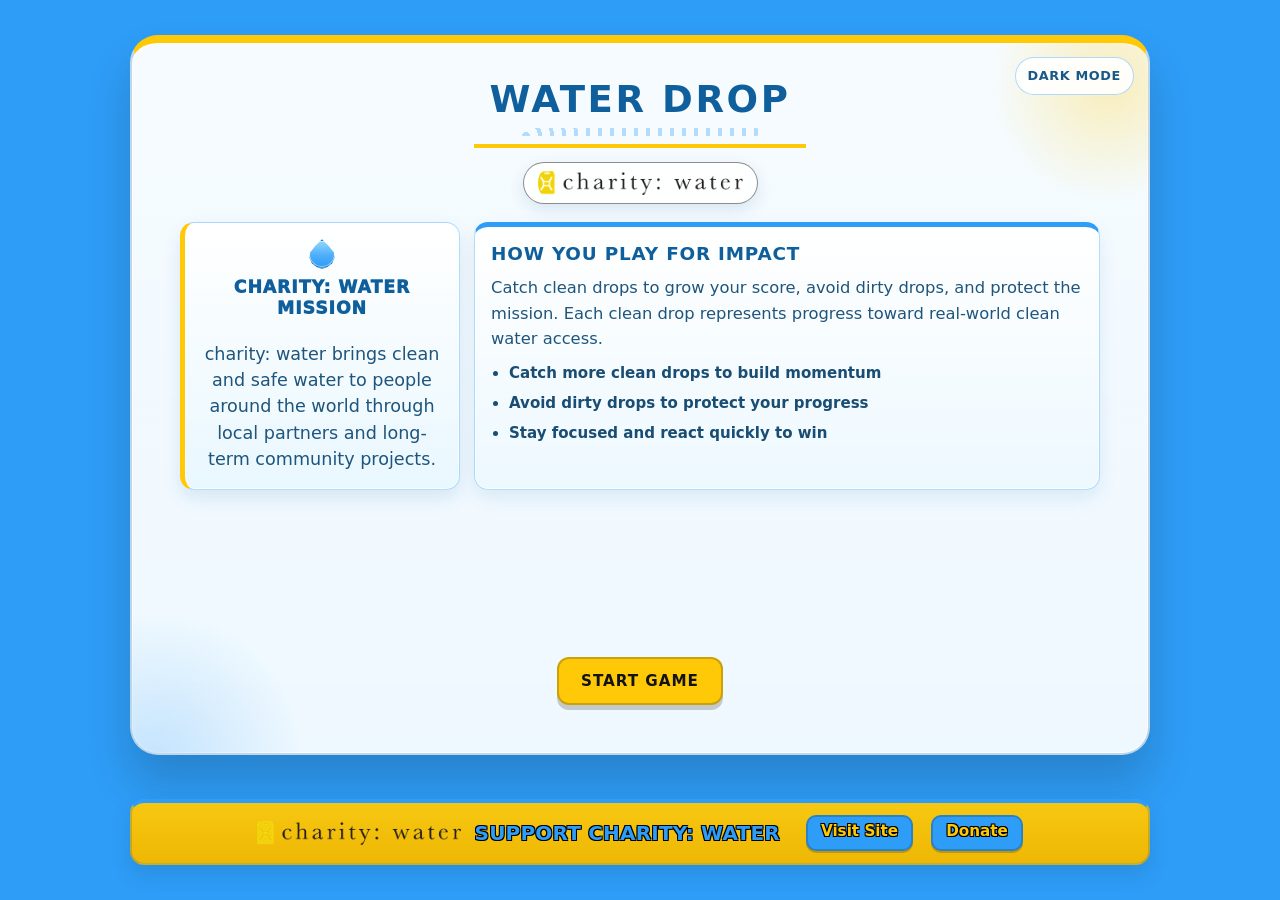
<file: index.html>
<!DOCTYPE html>
<html lang="en">

<head>
  <meta charset="UTF-8">
  <meta name="viewport" content="width=device-width, initial-scale=1.0">
  <title>Water Drop Game</title>
  <link rel="stylesheet" href="https://cdn.jsdelivr.net/npm/bootstrap@5.3.3/dist/css/bootstrap.min.css">
  <link rel="stylesheet" href="styles.css">
  <!-- Preload images for faster loading -->
  <link rel="preload" as="image" href="img/img-1.jpg">
  <link rel="preload" as="image" href="img/cw_logo-horizontal.png">
  <link rel="preload" as="image" href="img/water-can-transparent.png">
</head>

<body>
  <section id="intro-screen" class="intro-screen" aria-labelledby="intro-heading" aria-hidden="false">
    
    <div class="intro-screen__backdrop" aria-hidden="true"></div>

    <div class="intro-screen__panel">
      <button id="theme-toggle-btn" type="button" class="intro-screen__theme-toggle" aria-pressed="false">Dark Mode</button>

      <h1 id="intro-heading" class="intro-screen__title">WATER DROP</h1>
      <img src="img/cw_logo-horizontal.png" alt="charity: water logo" class="intro-screen__logo" />

      <div class="intro-screen__info-grid">
        <section class="intro-screen__mission" aria-label="charity: water mission">
          <h2 class="intro-screen__mission-title">charity: water mission</h2>
          <p class="intro-screen__mission-text">
            charity: water brings clean and safe water to people around the world through local partners and long-term community projects.
          </p>
        </section>

        <section class="intro-screen__gameplay" aria-label="game overview">
          <h2 class="intro-screen__gameplay-title">How You Play for Impact</h2>
          <p class="intro-screen__gameplay-text">
            Catch clean drops to grow your score, avoid dirty drops, and protect the mission. Each clean drop represents progress toward real-world clean water access.
          </p>
          <ul class="intro-screen__gameplay-list" aria-label="game tips">
            <li>Catch more clean drops to build momentum</li>
            <li>Avoid dirty drops to protect your progress</li>
            <li>Stay focused and react quickly to win</li>
          </ul>
        </section>

        <section class="intro-screen__difficulty" aria-label="choose game difficulty" hidden>
          <h2 class="intro-screen__difficulty-title">Choose Difficulty</h2>
          <div class="intro-screen__difficulty-list" role="group" aria-label="difficulty options">
            <button type="button" class="intro-screen__difficulty-btn btn btn-success" data-difficulty="easy">Easy</button>
            <button type="button" class="intro-screen__difficulty-btn btn btn-warning" data-difficulty="medium">Medium</button>
            <button type="button" class="intro-screen__difficulty-btn btn btn-danger" data-difficulty="hard">Hard</button>
          </div>
        </section>

        <section class="intro-screen__terrain" aria-label="choose game terrain" hidden>
          <h2 class="intro-screen__difficulty-title">Choose Terrain</h2>
          <div class="intro-screen__terrain-list" role="group" aria-label="terrain options">
            <button type="button" class="intro-screen__terrain-btn btn btn-warning" data-terrain="desert">Desert</button>
            <button type="button" class="intro-screen__terrain-btn btn btn-secondary" data-terrain="mountains">Mountains</button>
            <button type="button" class="intro-screen__terrain-btn btn btn-success" data-terrain="rainforest">Rainforest</button>
            <button type="button" class="intro-screen__terrain-btn btn btn-info" data-terrain="arctic">Arctic</button>
          </div>
        </section>
        
      </div>

      <div class="intro-screen__actions">
        <button id="start-game-btn" type="button" class="intro-screen__start-btn">Start Game</button>
      </div>

    </div>

    <section class="cw-link-section cw-link-section--intro" aria-label="charity: water links">
      <div class="cw-link-brand">
        <img class="cw-footer-icon" src="img/cw_logo-horizontal.png" alt="charity: water logo">
        <span class="cw-link-label">Support charity: water</span>
      </div>
      <div class="cw-link-actions">
        <a class="cw-link-btn" href="https://www.charitywater.org/" target="_blank" rel="noopener noreferrer">Visit Site</a>
        <a class="cw-link-btn" href="https://www.charitywater.org/donate" target="_blank" rel="noopener noreferrer">Donate</a>
      </div>
    </section>

  </section>

  <script>
    const introPanel = document.querySelector(".intro-screen__panel");
    const startGameButton = document.getElementById("start-game-btn");
    const themeToggleButton = document.getElementById("theme-toggle-btn");
    const infoGrid = document.querySelector(".intro-screen__info-grid");
    const missionSection = document.querySelector(".intro-screen__mission");
    const gameplaySection = document.querySelector(".intro-screen__gameplay");
    const difficultySection = document.querySelector(".intro-screen__difficulty");
    const terrainSection = document.querySelector(".intro-screen__terrain");
    const difficultyButtons = document.querySelectorAll(".intro-screen__difficulty-btn");
    const terrainButtons = document.querySelectorAll(".intro-screen__terrain-btn");
    let selectedDifficulty = "medium";

    // Audio helper function for click sounds on intro page
    function playClickSound() {
      try {
        const audioContext = new (window.AudioContext || window.webkitAudioContext)();
        const now = audioContext.currentTime;
        const osc = audioContext.createOscillator();
        const gain = audioContext.createGain();
        
        osc.type = 'sine';
        osc.frequency.setValueAtTime(600, now);
        gain.gain.setValueAtTime(0.15, now);
        gain.gain.exponentialRampToValueAtTime(0.01, now + 0.08);
        
        osc.connect(gain);
        gain.connect(audioContext.destination);
        
        osc.start(now);
        osc.stop(now + 0.08);
      } catch (e) {
        console.log('Audio playback error:', e);
      }
    }

    function applyTheme(isDarkMode) {
      if (!introPanel || !themeToggleButton) return;

      introPanel.classList.toggle("is-dark", isDarkMode);
      themeToggleButton.textContent = isDarkMode ? "Light Mode" : "Dark Mode";
      themeToggleButton.setAttribute("aria-pressed", String(isDarkMode));
      localStorage.setItem("introTheme", isDarkMode ? "dark" : "light");
    }

    const savedTheme = localStorage.getItem("introTheme");
    applyTheme(savedTheme === "dark");

    if (themeToggleButton) {
      themeToggleButton.addEventListener("click", () => {
        playClickSound();
        const isDarkMode = !introPanel?.classList.contains("is-dark");
        applyTheme(Boolean(isDarkMode));
      });
    }

    if (startGameButton) {
      startGameButton.addEventListener("click", () => {
        playClickSound();
        if (!infoGrid || !missionSection || !gameplaySection || !difficultySection || !terrainSection) {
          window.location.href = "game.html?autostart=1";
          return;
        }

        infoGrid.classList.add("is-choosing-difficulty");
        missionSection.hidden = true;
        gameplaySection.hidden = true;
        difficultySection.hidden = false;
        terrainSection.hidden = true;
        startGameButton.hidden = true;
      });
    }

    difficultyButtons.forEach((button) => {
      button.addEventListener("click", () => {
        playClickSound();
        selectedDifficulty = button.dataset.difficulty || "medium";
        if (difficultySection) {
          difficultySection.hidden = true;
        }
        if (terrainSection) {
          terrainSection.hidden = false;
        }
      });
    });

    terrainButtons.forEach((button) => {
      button.addEventListener("click", () => {
        playClickSound();
        const terrain = button.dataset.terrain || "desert";
        window.location.href = `game.html?autostart=1&difficulty=${encodeURIComponent(selectedDifficulty)}&terrain=${encodeURIComponent(terrain)}`;
      });
    });
  </script>


</body>

</html>
</file>
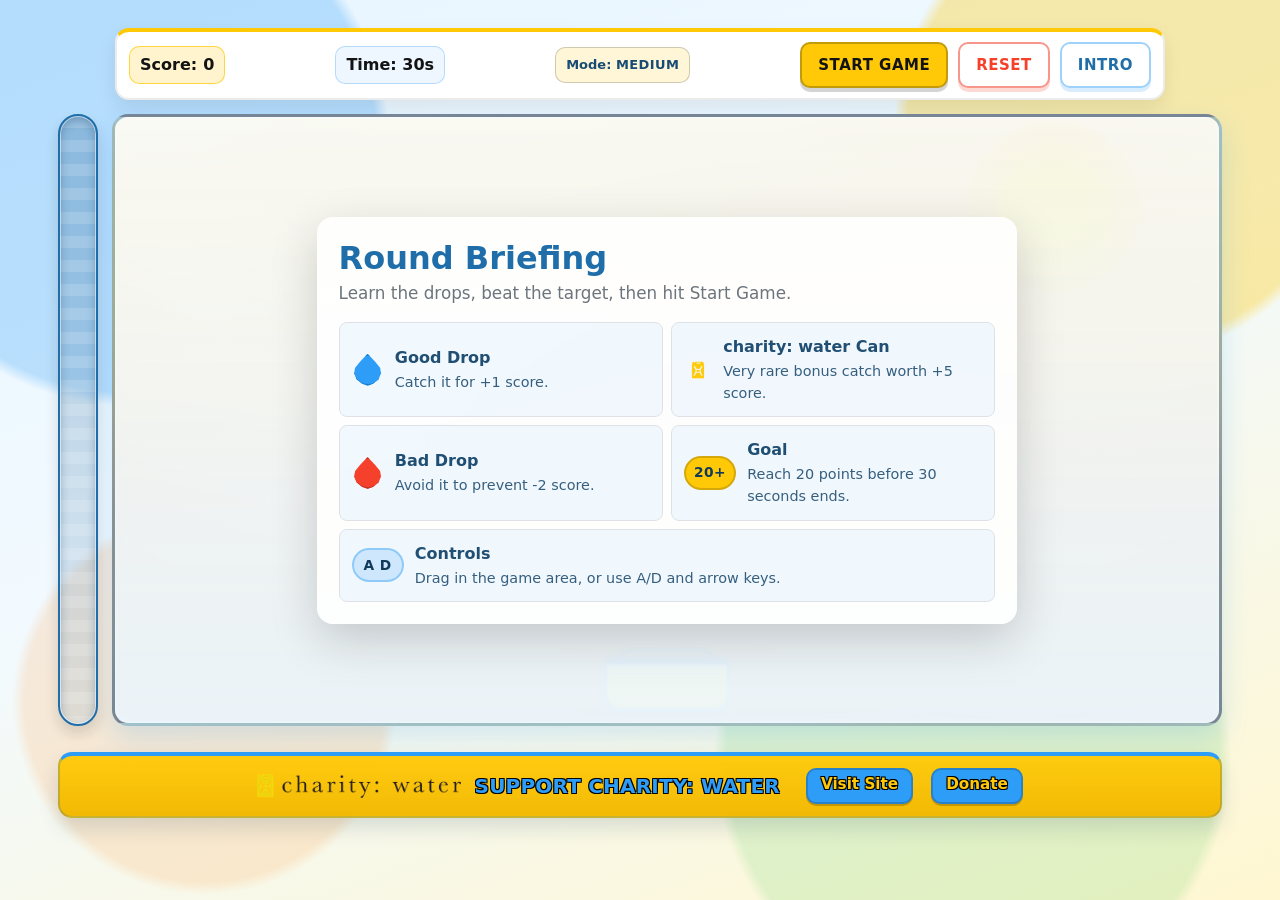
<file: game.html>
<!DOCTYPE html>
<html lang="en">

<head>
  <meta charset="UTF-8">
  <meta name="viewport" content="width=device-width, initial-scale=1.0">
  <title>Water Drop Game</title>
  <link rel="stylesheet" href="https://cdn.jsdelivr.net/npm/bootstrap@5.3.3/dist/css/bootstrap.min.css">
  <link rel="stylesheet" href="styles.css">
  <!-- Preload images for faster loading -->
  <link rel="preload" as="image" href="img/img-1.jpg">
  <link rel="preload" as="image" href="img/cw_logo-horizontal.png">
  <link rel="preload" as="image" href="img/water-can-transparent.png">
</head>

<body>
  <div class="game-wrapper">

    <!-- <p class="game-tagline">Catch the good drops, avoid the bad ones!</p> -->

    <!-- <p class="brand-note">100% of public donations fund clean water projects.</p> -->

    <div class="score-panel">
      <div class="score">Score: <span id="score">0</span></div>
      <div class="timer">Time: <span id="time">30</span>s</div>
      <div class="difficulty-indicator">Mode: <span id="difficulty-label">Medium</span></div>
      <div class="action-buttons">
        <button id="start-btn">Start Game</button>
        <button id="reset-btn">Reset</button>
        <a href="index.html" class="menu-link-btn">Intro</a>
      </div>
    </div>

    <div class="game-area">

      <div class="score-progress" aria-hidden="true">
        <div id="score-progress-fill"></div>
      </div>

      <div id="game-container">

        <div id="start-overlay" class="start-overlay" aria-hidden="false">
          <div class="card border-0 shadow-lg intro-card">
            <div class="card-body p-3 p-md-4">

              <h2 class="h3 fw-bold mb-1 intro-title">Round Briefing</h2>

              <p class="text-secondary mb-3">Learn the drops, beat the target, then hit Start Game.</p>

              <div class="row g-2">

                <div class="col-12 col-md-6">
                  <div class="d-flex align-items-center gap-2 rounded-3 border p-2 intro-legend-item">
                    <span class="legend-drop legend-drop-good" aria-hidden="true"></span>
                    <div class="d-grid intro-copy">
                      <strong>Good Drop</strong>
                      <span>Catch it for +1 score.</span>
                    </div>
                  </div>
                </div>

                <div class="col-12 col-md-6">
                  <div class="d-flex align-items-center gap-2 rounded-3 border p-2 intro-legend-item">
                    <span class="legend-can" aria-hidden="true"></span>
                    <div class="d-grid intro-copy">
                      <strong>charity: water Can</strong>
                      <span id="bonus-can-rule-text">Very rare bonus catch worth +5 score.</span>
                    </div>
                  </div>
                </div>

                <div class="col-12 col-md-6">
                  <div class="d-flex align-items-center gap-2 rounded-3 border p-2 intro-legend-item">
                    <span class="legend-drop legend-drop-bad" aria-hidden="true"></span>
                    <div class="d-grid intro-copy">
                      <strong>Bad Drop</strong>
                      <span id="dirty-drop-rule-text">Avoid it to prevent -1 score.</span>
                    </div>
                  </div>
                </div>

                <div class="col-12 col-md-6">
                  <div class="d-flex align-items-center gap-2 rounded-3 border p-2 intro-legend-item">
                    <span id="round-goal-badge" class="badge rounded-pill intro-badge-goal" aria-hidden="true">20+</span>
                    <div class="d-grid intro-copy">
                      <strong>Goal</strong>
                      <span id="round-goal-text">Reach 20 points before 30 seconds ends.</span>
                    </div>
                  </div>
                </div>

                <div class="col-12 col-md-6">
                  <div class="d-flex align-items-center gap-2 rounded-3 border p-2 intro-legend-item">
                    <span class="badge rounded-pill intro-badge-controls" aria-hidden="true">A D</span>
                    <div class="d-grid intro-copy">
                      <strong>Controls</strong>
                      <span>Drag in the game area, or use A/D and arrow keys.</span>
                    </div>
                  </div>
                </div>

              </div>
            </div>
          </div>
        </div>

        <div id="dirty-drop-notice" class="alert alert-danger alert-dismissible fade dirty-drop-notice d-none" role="alert" aria-live="polite">
          <strong>Bad drop caught.</strong> Hazards like dirty water, plastic trash, oil cans, and bones reduce your score.
          <button id="dirty-drop-notice-close" type="button" class="btn-close" aria-label="Close warning"></button>
        </div>

        <div id="milestone-message" class="game-message milestone-message" role="status" aria-live="polite" aria-hidden="true"></div>

        <div id="bucket" aria-hidden="true"></div>
        
      </div>
    </div>

    <!-- <p class="control-hint">Move bucket: drag/touch in the game area, or use A/D and arrow keys.</p> -->

    <div id="end-game-modal" class="end-game-modal hidden" aria-hidden="true">
      <div class="end-game-modal-overlay"></div>
      <div class="end-game-modal-content">
        <div class="end-game-modal-header">
          <h2 id="end-game-title" class="end-game-modal-title">Game Over</h2>
        </div>
        <div class="end-game-modal-body">
          <p id="end-game-message" class="end-game-message">Game completed</p>
          <p id="final-score-display" class="final-score-display">Final Score: 0</p>
          <div id="end-terrain-acknowledgement" class="intro-terrain-note d-none" aria-live="polite">
            <strong id="end-terrain-ack-title">Desert Water Reality</strong>
            <span id="end-terrain-ack-text"></span>
          </div>
        </div>
        <div class="end-game-modal-footer">
          <button id="play-again-btn" class="end-game-btn btn-primary">Play Again</button>
          <a href="index.html" id="return-home-btn" class="end-game-btn btn-secondary">Return to Home</a>
        </div>
      </div>
    </div>

    <footer class="cw-link-section cw-link-section--gameplay" aria-label="charity: water links">
      <div class="cw-link-brand">
        <img class="cw-footer-icon" src="img/cw_logo-horizontal.png" alt="charity: water logo">
        <span class="cw-link-label">Support charity: water</span>
      </div>
      <div class="cw-link-actions">
        <a class="cw-link-btn" href="https://www.charitywater.org/" target="_blank" rel="noopener noreferrer">Visit Site</a>
        <a class="cw-link-btn" href="https://www.charitywater.org/donate" target="_blank" rel="noopener noreferrer">Donate</a>
      </div>
    </footer>

  </div>

  <script src="script.js"></script>
</body>

</html>
</file>
<file: styles.css>
/* Charity: water Brand Colors & Fonts

Primary Colors:
- Yellow:     #FFC907
- Blue:       #2E9DF7

Secondary Colors:
- Light Blue: #8BD1CB
- Green:      #4FCB53
- Orange:     #FF902A
- Red:        #F5402C
- Dark Green: #159A48
- Pink:       #F16061

Fonts:
- Proxima Nova
- Avenir

*/

* {
  margin: 0;
  padding: 0;
  box-sizing: border-box;
  font-family: inherit;
}

html {
  font-family: "Proxima Nova", Avenir, "Avenir Next", "Segoe UI", sans-serif;
}

:root {
  --cw-yellow: #FFC907;
  --cw-blue: #2E9DF7;
  --cw-light-blue: #8BD1CB;
  --cw-green: #4FCB53;
  --cw-orange: #FF902A;
  --cw-red: #F5402C;
  --cw-ink: #131313;
  --cw-paper: #ffffff;
  --cw-mist: #f2f8fd;
  --game-max-width: 100%;
}

body {
  display: flex;
  justify-content: center;
  align-items: flex-start;
  min-height: 100vh;
  padding: 10px;
  background:
    radial-gradient(circle at 10% 16%, rgba(46, 157, 247, 0.28) 0 18%, transparent 19%),
    radial-gradient(circle at 88% 14%, rgba(255, 201, 7, 0.34) 0 16%, transparent 17%),
    radial-gradient(circle at 76% 84%, rgba(79, 203, 83, 0.16) 0 20%, transparent 21%),
    radial-gradient(circle at 16% 78%, rgba(255, 144, 42, 0.16) 0 14%, transparent 15%),
    linear-gradient(160deg, #e7f5ff 0%, #f2faff 46%, #fff7d1 100%);
  color: var(--cw-ink);
}

.intro-screen {
  position: fixed;
  inset: 0;
  z-index: 40;
  display: grid;
  place-items: center;
  padding: 20px;
  transition: opacity 0.28s ease, visibility 0.28s ease;
}

.intro-screen.hidden {
  opacity: 0;
  visibility: hidden;
  pointer-events: none;
}

.intro-screen__backdrop {
  position: absolute;
  inset: 0;
  overflow: hidden;
  background: #2e9df7;
}

.intro-screen__backdrop::before,
.intro-screen__backdrop::after {
  content: none;
}

.intro-screen__backdrop::before {
  content: none;
}

.intro-screen__backdrop::after {
  content: none;
}

.intro-screen__panel {
  position: relative;
  width: min(1020px, 100%);
  min-height: clamp(590px, 80vh, 730px);
  border-radius: 28px;
  border: 2px solid rgba(26, 103, 161, 0.24);
  border-top: 8px solid var(--cw-yellow);
  background:
    linear-gradient(180deg, rgba(255, 255, 255, 0.96) 0%, rgba(242, 250, 255, 0.98) 100%);
  box-shadow:
    0 28px 44px rgba(19, 19, 19, 0.18),
    inset 0 0 0 1px rgba(255, 255, 255, 0.82);
  padding: clamp(28px, 4vw, 48px);
  display: flex;
  flex-direction: column;
  overflow: hidden;
}

.intro-screen__theme-toggle {
  position: absolute;
  top: 14px;
  right: 14px;
  z-index: 2;
  min-height: 38px;
  padding: 7px 12px;
  border-radius: 999px;
  border: 1px solid rgba(46, 157, 247, 0.38);
  background: rgba(255, 255, 255, 0.9);
  color: #185987;
  font-size: 0.8rem;
  font-weight: 800;
  letter-spacing: 0.04rem;
  text-transform: uppercase;
  cursor: pointer;
  transition:
    transform 0.22s cubic-bezier(0.22, 1, 0.36, 1),
    background-color 0.2s ease,
    border-color 0.2s ease,
    color 0.2s ease,
    box-shadow 0.22s cubic-bezier(0.22, 1, 0.36, 1);
}

.intro-screen__theme-toggle:hover {
  transform: translateY(-2px);
  background: rgba(46, 157, 247, 0.14);
  border-color: rgba(46, 157, 247, 0.55);
  box-shadow: 0 4px 10px rgba(19, 19, 19, 0.12);
}

.intro-screen__theme-toggle:focus-visible {
  outline: 3px solid rgba(46, 157, 247, 0.4);
  outline-offset: 2px;
}

.intro-screen__panel::before,
.intro-screen__panel::after {
  content: "";
  position: absolute;
  pointer-events: none;
  border-radius: 50%;
}

.intro-screen__panel::before {
  width: 240px;
  height: 240px;
  right: -80px;
  top: -80px;
  background: radial-gradient(circle, rgba(255, 201, 7, 0.28) 0%, rgba(255, 201, 7, 0) 70%);
}

.intro-screen__panel::after {
  width: 290px;
  height: 290px;
  left: -120px;
  bottom: -150px;
  background: radial-gradient(circle, rgba(46, 157, 247, 0.22) 0%, rgba(46, 157, 247, 0) 72%);
}

.intro-screen__title {
  position: relative;
  z-index: 1;
  margin: -12px auto 0;
  padding: 2px 16px 8px;
  text-align: center;
  font-size: clamp(1.5rem, 2.9vw, 3.6rem);
  line-height: 1.05;
  font-weight: 900;
  letter-spacing: 0.16rem;
  text-transform: uppercase;
  color: #0f5f9d;
  border-bottom: 4px solid var(--cw-yellow);
  text-shadow: 0 1px 0 rgba(255, 255, 255, 0.55);
}

.intro-screen__title::after {
  content: "";
  display: block;
  width: clamp(120px, 26vw, 240px);
  height: 8px;
  margin: 8px auto 0;
  border-radius: 999px;
  background:
    repeating-radial-gradient(circle at 6px 8px, rgba(46, 157, 247, 0.55) 0 4px, rgba(46, 157, 247, 0) 4px 12px);
  opacity: 0.6;
}

.intro-screen__logo {
  position: relative;
  z-index: 1;
  display: block;
  width: clamp(165px, 22vw, 235px);
  height: auto;
  margin: 14px auto 0;
  padding: 8px 14px;
  border-radius: 999px;
  background: rgba(255, 255, 255, 0.84);
  border: 1px solid rgba(0, 0, 0, 0.45);
  box-shadow:
    inset 0 0 0 1px rgba(255, 255, 255, 0.55),
    0 6px 16px rgba(17, 84, 134, 0.12);
  transition: border-color 0.3s ease, box-shadow 0.3s ease;
}

.intro-screen__logo:hover {
  border-color: rgba(0, 0, 0, 0.8);
  box-shadow:
    inset 0 0 0 1px rgba(255, 255, 255, 0.62),
    0 8px 18px rgba(0, 0, 0, 0.2);
}

.intro-screen__info-grid {
  width: 100%;
  margin-top: 18px;
  display: grid;
  grid-template-columns: minmax(250px, 280px) minmax(0, 1fr);
  gap: 14px;
  align-items: stretch;
  position: relative;
  z-index: 1;
}

.intro-screen__mission {
  position: relative;
  width: 100%;
  min-height: 0;
  margin-top: 0;
  padding: 16px 14px;
  border-radius: 14px;
  border: 1px solid rgba(46, 157, 247, 0.35);
  border-left: 5px solid var(--cw-yellow);
  background:
    linear-gradient(180deg, rgba(255, 255, 255, 0.94) 0%, rgba(232, 247, 255, 0.95) 100%);
  box-shadow:
    inset 0 0 0 1px rgba(255, 255, 255, 0.65),
    0 8px 18px rgba(15, 95, 157, 0.12);
  display: flex;
  flex-direction: column;
  text-align: center;
}

.intro-screen__mission::before {
  content: "";
  align-self: center;
  width: 30px;
  height: 30px;
  margin-bottom: 8px;
  border-radius: 55% 55% 68% 68%;
  clip-path: polygon(50% 0%, 73% 24%, 89% 44%, 92% 61%, 84% 80%, 67% 94%, 50% 100%, 33% 94%, 16% 80%, 8% 61%, 11% 44%, 27% 24%);
  background: linear-gradient(180deg, #8fd8ff 0%, #4eaefa 55%, #2e9df7 100%);
  border: 2px solid rgba(18, 88, 140, 0.45);
  box-shadow: inset 0 0 0 1px rgba(255, 255, 255, 0.45);
}

.intro-screen__mission-title {
  margin: 0;
  text-transform: uppercase;
  letter-spacing: 0.06rem;
  font-size: clamp(0.9rem, 1.35vw, 1.1rem);
  font-weight: 920;
  padding-bottom: 15px;
  color: #0f5f9d;
}

.intro-screen__mission-text {
  margin: 7px 0 0;
  font-size: clamp(0.92rem, 1.5vw, 1.1rem);
  line-height: 1.5;
  color: #1f557c;
}

.intro-screen__gameplay {
  width: 100%;
  padding: 16px;
  border-radius: 14px;
  border: 1px solid rgba(46, 157, 247, 0.35);
  border-top: 5px solid var(--cw-blue);
  background: linear-gradient(180deg, rgba(255, 255, 255, 0.95) 0%, rgba(236, 248, 255, 0.96) 100%);
  box-shadow:
    inset 0 0 0 1px rgba(255, 255, 255, 0.65),
    0 8px 18px rgba(15, 95, 157, 0.1);
}

.intro-screen__gameplay-title {
  margin: 0;
  font-size: clamp(1rem, 1.6vw, 1.15rem);
  text-transform: uppercase;
  letter-spacing: 0.05rem;
  font-weight: 900;
  color: #0f5f9d;
}

.intro-screen__gameplay-text {
  margin: 10px 0 0;
  font-size: clamp(0.92rem, 1.35vw, 1.02rem);
  line-height: 1.55;
  color: #1f557c;
}

.intro-screen__gameplay-list {
  margin: 12px 0 0;
  padding-left: 18px;
  display: grid;
  gap: 8px;
  color: #194d73;
  font-size: 0.94rem;
  line-height: 1.45;
  font-weight: 700;
}

.intro-screen__difficulty {
  width: 100%;
  grid-column: 1 / -1;
  padding: 16px;
  min-height: 300px;
  border-radius: 14px;
  border: 1px solid rgba(46, 157, 247, 0.35);
  border-top: 5px solid var(--cw-blue);
  background: linear-gradient(180deg, rgba(255, 255, 255, 0.95) 0%, rgba(236, 248, 255, 0.96) 100%);
  box-shadow:
    inset 0 0 0 1px rgba(255, 255, 255, 0.65),
    0 8px 18px rgba(15, 95, 157, 0.1);
}

.intro-screen__terrain {
  width: 100%;
  grid-column: 1 / -1;
  padding: 28px 16px;
  border-radius: 14px;
  border: 1px solid rgba(46, 157, 247, 0.35);
  border-top: 5px solid var(--cw-blue);
  background: linear-gradient(180deg, rgba(255, 255, 255, 0.95) 0%, rgba(236, 248, 255, 0.96) 100%);
  box-shadow:
    inset 0 0 0 1px rgba(255, 255, 255, 0.65),
    0 8px 18px rgba(15, 95, 157, 0.1);
}

.intro-screen__difficulty-title {
  margin: 0;
  font-size: clamp(1rem, 1.7vw, 1.2rem);
  text-transform: uppercase;
  margin-bottom: 25px;
  letter-spacing: 0.05rem;
  font-weight: 900;
  color: #0f5f9d;
  text-align: center;
}

.intro-screen__difficulty-list {
  margin-top: 14px;
  display: grid;
  grid-template-columns: repeat(3, minmax(0, 1fr));
  gap: 12px;
  width: 100%;
}

.intro-screen__terrain-list {
  margin-top: 14px;
  display: grid;
  grid-template-columns: repeat(2, minmax(0, 1fr));
  gap: 12px;
  width: 100%;
}

.intro-screen__difficulty-btn {
  min-height: clamp(210px, 12vh, 230px);
  width: 100%;
  border-radius: 12px;
  border: 1px solid rgba(19, 19, 19, 0.22);
  color: var(--cw-paper);
  text-transform: uppercase;
  font-size: clamp(0.95rem, 1.7vw, 1.12rem);
  font-weight: 900;
  letter-spacing: 0.08rem;
  text-shadow: 0 1px 2px rgba(0, 0, 0, 0.45);
  cursor: pointer;
  will-change: transform;
  box-shadow: 0 8px 16px rgba(19, 19, 19, 0.2);
  transition: transform 0.22s ease, box-shadow 0.22s ease, filter 0.22s ease, border-color 0.2s ease;
}

.intro-screen__terrain-btn {
  min-height: clamp(94px, 12vh, 118px);
  width: 100%;
  border-radius: 12px;
  border: 1px solid rgba(19, 19, 19, 0.22);
  color: var(--cw-paper);
  text-transform: uppercase;
  font-size: clamp(0.92rem, 1.6vw, 1.1rem);
  font-weight: 900;
  letter-spacing: 0.08rem;
  text-shadow: 0 1px 2px rgba(0, 0, 0, 0.45);
  cursor: pointer;
  overflow: hidden;
  will-change: transform;
  box-shadow: 0 8px 16px rgba(19, 19, 19, 0.2);
  transition: transform 0.22s ease, box-shadow 0.22s ease, filter 0.22s ease, border-color 0.2s ease;
}

.intro-screen__difficulty-btn.btn:hover,
.intro-screen__terrain-btn.btn:hover {
  transform: translateY(-6px) !important;
  color: #000000 !important;
  text-shadow: none;
}

.intro-screen__difficulty-btn.btn:active,
.intro-screen__terrain-btn.btn:active {
  transform: translateY(-2px) !important;
}

.intro-screen__terrain-btn:hover {
  transform: translateY(-6px);
  box-shadow: 0 14px 24px rgba(19, 19, 19, 0.25);
  filter: saturate(1.08);
  border-color: rgba(255, 255, 255, 0.78);
}

.intro-screen__terrain-btn:active {
  transform: translateY(-2px);
  box-shadow: 0 8px 14px rgba(19, 19, 19, 0.2);
}

.intro-screen__terrain-btn:focus-visible {
  outline: 3px solid rgba(46, 157, 247, 0.44);
  outline-offset: 2px;
}

.intro-screen__terrain-btn[data-terrain="desert"] {
  background:
    linear-gradient(180deg, rgba(76, 45, 8, 0.42) 0%, rgba(76, 45, 8, 0.42) 100%),
    linear-gradient(135deg, #be8440 0%, #9f6026 54%, #7a4218 100%);
  --bs-btn-color: #ffffff;
  --bs-btn-border-color: rgba(101, 58, 16, 0.55);
}

.intro-screen__terrain-btn[data-terrain="mountains"] {
  background:
    linear-gradient(180deg, rgba(8, 14, 22, 0.42) 0%, rgba(8, 14, 22, 0.42) 100%),
    linear-gradient(135deg, #788797 0%, #4d5c6d 54%, #2d3948 100%);
  --bs-btn-color: #ffffff;
  --bs-btn-border-color: rgba(31, 42, 54, 0.58);
}

.intro-screen__terrain-btn[data-terrain="rainforest"] {
  background:
    linear-gradient(180deg, rgba(8, 44, 20, 0.38) 0%, rgba(8, 44, 20, 0.38) 100%),
    linear-gradient(135deg, #4a9b52 0%, #2f7a37 54%, #1d5b2a 100%);
  --bs-btn-color: #ffffff;
  --bs-btn-border-color: rgba(19, 88, 34, 0.56);
}

.intro-screen__terrain-btn[data-terrain="arctic"] {
  background:
    linear-gradient(180deg, rgba(11, 51, 78, 0.36) 0%, rgba(11, 51, 78, 0.36) 100%),
    linear-gradient(135deg, #8bc6e8 0%, #5aa1cd 52%, #2f77a8 100%);
  --bs-btn-color: #ffffff;
  --bs-btn-border-color: rgba(32, 106, 152, 0.54);
}

.intro-screen__terrain-btn[data-terrain="frozen"] {
  background:
    linear-gradient(180deg, rgba(9, 57, 82, 0.4) 0%, rgba(9, 57, 82, 0.4) 100%),
    linear-gradient(135deg, #78b2cf 0%, #4d8eb3 52%, #2b6588 100%);
  --bs-btn-color: #ffffff;
  --bs-btn-border-color: rgba(27, 93, 133, 0.5);
}

.intro-screen__terrain-btn[data-terrain="grasslands"] {
  background:
    linear-gradient(180deg, rgba(15, 59, 24, 0.38) 0%, rgba(15, 59, 24, 0.38) 100%),
    linear-gradient(135deg, #6cab4f 0%, #4c8f3b 52%, #2f6729 100%);
  --bs-btn-color: #ffffff;
  --bs-btn-border-color: rgba(23, 78, 31, 0.56);
}

.intro-screen__difficulty-btn:hover {
  transform: translateY(-6px);
  box-shadow: 0 14px 24px rgba(19, 19, 19, 0.25);
  filter: saturate(1.08);
  border-color: rgba(255, 255, 255, 0.78);
}

.intro-screen__difficulty-btn:active {
  transform: translateY(-2px);
  box-shadow: 0 8px 14px rgba(19, 19, 19, 0.2);
}

.intro-screen__difficulty-btn:focus-visible {
  outline: 3px solid rgba(46, 157, 247, 0.44);
  outline-offset: 2px;
}

.intro-screen__difficulty-btn[data-difficulty="easy"] {
  background: linear-gradient(135deg, #5ba24f 0%, #3f873b 52%, #275e2c 100%);
  --bs-btn-color: #ffffff;
  --bs-btn-border-color: rgba(23, 82, 32, 0.58);
}

.intro-screen__difficulty-btn[data-difficulty="medium"] {
  background: linear-gradient(135deg, #c08a1f 0%, #9a6b16 52%, #704a0f 100%);
  --bs-btn-color: #ffffff;
  --bs-btn-border-color: rgba(98, 66, 12, 0.58);
  text-shadow: 0 1px 2px rgba(0, 0, 0, 0.45);
}

.intro-screen__difficulty-btn[data-difficulty="hard"] {
  background: linear-gradient(135deg, #c65046 0%, #9f3830 52%, #732520 100%);
  --bs-btn-color: #ffffff;
  --bs-btn-border-color: rgba(103, 29, 22, 0.6);
}

.intro-screen__info-grid.is-choosing-difficulty {
  grid-template-columns: minmax(0, 1fr);
}

.intro-screen__actions {
  width: 100%;
  margin-top: auto;
  padding-top: 18px;
  display: flex;
  justify-content: center;
  position: relative;
  z-index: 1;
}

.cw-link-section {
  position: fixed;
  left: 0;
  right: 0;
  bottom: 0;
  z-index: 72;
  width: 100%;
  margin: 0;
  padding: 12px 16px;
  border-top: 4px solid var(--cw-blue);
  border-left: 0;
  border-right: 0;
  border-bottom: 0;
  border-radius: 0;
  background:
    linear-gradient(180deg, rgba(255, 201, 7, 0.96) 0%, rgba(242, 184, 0, 0.98) 100%);
  display: flex;
  align-items: center;
  justify-content: center;
  column-gap: 26px;
  row-gap: 8px;
  flex-wrap: wrap;
  box-shadow: 0 -6px 16px rgba(19, 19, 19, 0.1);
  transition: background 0.3s ease, border-top-color 0.3s ease, box-shadow 0.3s ease;
}

.cw-link-section--intro {
  position: relative;
  left: auto;
  right: auto;
  bottom: auto;
  z-index: 41;
  width: min(1020px, 100%);
  margin-top: 14px;
  border: 2px solid rgba(26, 103, 161, 0.24);
  border-top: 4px solid var(--cw-blue);
  border-radius: 14px;
  box-shadow: 0 10px 20px rgba(12, 54, 86, 0.14);
}

.cw-link-section--gameplay {
  position: relative;
  left: auto;
  right: auto;
  bottom: auto;
  align-self: center;
  z-index: 2;
  width: min(var(--game-max-width), 100%);
  margin-top: 12px;
  border: 2px solid rgba(26, 103, 161, 0.24);
  border-top: 4px solid var(--cw-blue);
  border-radius: 14px;
  box-shadow: 0 10px 20px rgba(12, 54, 86, 0.14);
}

.cw-link-label {
  font-weight: 800;
  color: var(--cw-blue);
  letter-spacing: 0.2px;
  text-transform: uppercase;
  font-size: 1.25rem;
  line-height: 1;
  white-space: nowrap;
  text-shadow:
    -1px -1px 0 #000,
    1px -1px 0 #000,
    -1px 1px 0 #000,
    1px 1px 0 #000;
  transition: color 0.25s ease, text-shadow 0.25s ease;
}

.cw-link-brand {
  display: inline-flex;
  align-items: center;
  gap: 14px;
}

.cw-footer-icon {
  height: 24px;
  width: auto;
  object-fit: contain;
  display: block;
}

.cw-link-actions {
  display: flex;
  align-items: center;
  column-gap: 18px;
  row-gap: 8px;
  flex-wrap: wrap;
}

.cw-link-btn {
  min-height: 36px;
  padding: 7px 13px;
  border-radius: 10px;
  border: 2px solid rgba(19, 19, 19, 0.2);
  background: var(--cw-blue);
  color: var(--cw-yellow);
  text-decoration: none;
  font-weight: 800;
  font-size: 0.95rem;
  line-height: 1;
  text-shadow:
    -1px -1px 0 #000,
    1px -1px 0 #000,
    -1px 1px 0 #000,
    1px 1px 0 #000;
  box-shadow: 0 2px 0 rgba(0, 0, 0, 0.2);
  transition:
    background-color 0.25s ease,
    border-color 0.25s ease,
    color 0.25s ease,
    text-shadow 0.25s ease,
    box-shadow 0.25s ease,
    transform 0.25s ease;
}

.cw-link-btn:hover {
  background: #2387d5;
  border-color: rgba(46, 157, 247, 0.62);
  color: #ffe786;
  transform: translateY(-2px);
  box-shadow: 0 4px 0 rgba(0, 0, 0, 0.24);
}

.cw-link-btn:active {
  transform: translateY(0);
  box-shadow: 0 2px 0 rgba(0, 0, 0, 0.2);
}

.cw-link-btn:focus-visible {
  outline: 3px solid rgba(46, 157, 247, 0.4);
  outline-offset: 2px;
}

.intro-screen__start-btn {
  min-height: 48px;
  padding: 10px 22px;
  border-radius: 12px;
  border: 2px solid rgba(19, 19, 19, 0.22);
  background: var(--cw-yellow);
  color: var(--cw-ink);
  font-size: 0.95rem;
  font-weight: 900;
  letter-spacing: 0.06rem;
  text-transform: uppercase;
  cursor: pointer;
  box-shadow: 0 5px 0 rgba(19, 19, 19, 0.2);
  transition: transform 0.15s ease, box-shadow 0.15s ease, background-color 0.2s ease;
}

.intro-screen__start-btn:hover {
  background: #ffd739;
  transform: translateY(-2px);
  box-shadow: 0 7px 0 rgba(19, 19, 19, 0.22);
}

.intro-screen__start-btn:focus-visible {
  outline: 3px solid rgba(46, 157, 247, 0.4);
  outline-offset: 2px;
}

.intro-screen__panel.is-dark {
  border-color: rgba(139, 209, 203, 0.34);
  border-top-color: var(--cw-yellow);
  background: linear-gradient(180deg, rgba(20, 40, 56, 0.96) 0%, rgba(12, 28, 44, 0.97) 100%);
  box-shadow:
    0 28px 44px rgba(6, 14, 22, 0.45),
    inset 0 0 0 1px rgba(186, 225, 248, 0.12);
}

.intro-screen__panel.is-dark .intro-screen__title {
  color: #9fd7ff;
  text-shadow: none;
}

.intro-screen__panel.is-dark .intro-screen__title::after {
  background:
    repeating-radial-gradient(circle at 6px 8px, rgba(139, 209, 203, 0.55) 0 4px, rgba(139, 209, 203, 0) 4px 12px);
  opacity: 0.5;
}

.intro-screen__panel.is-dark .intro-screen__logo {
  background: rgba(255, 255, 255, 0.96);
  border-color: rgba(0, 0, 0, 0.42);
  filter: none;
  box-shadow:
    inset 0 0 0 1px rgba(255, 255, 255, 0.62),
    0 8px 18px rgba(5, 12, 20, 0.35);
}

.intro-screen__panel.is-dark .intro-screen__mission {
  border-color: rgba(139, 209, 203, 0.45);
  background: linear-gradient(180deg, rgba(14, 36, 52, 0.95) 0%, rgba(10, 28, 43, 0.96) 100%);
  box-shadow:
    inset 0 0 0 1px rgba(167, 218, 247, 0.15),
    0 8px 18px rgba(5, 12, 20, 0.38);
}

.intro-screen__panel.is-dark .intro-screen__mission::before {
  background: linear-gradient(180deg, #9fe8ff 0%, #65c1ff 55%, #4fa5ef 100%);
  border-color: rgba(167, 218, 247, 0.4);
}

.intro-screen__panel.is-dark .intro-screen__mission-title {
  color: #7ec6ff;
}

.intro-screen__panel.is-dark .intro-screen__mission-text {
  color: #d7eeff;
}

.intro-screen__panel.is-dark .intro-screen__gameplay {
  border-color: rgba(139, 209, 203, 0.45);
  background: linear-gradient(180deg, rgba(14, 36, 52, 0.95) 0%, rgba(10, 28, 43, 0.96) 100%);
  box-shadow:
    inset 0 0 0 1px rgba(167, 218, 247, 0.15),
    0 8px 18px rgba(5, 12, 20, 0.38);
}

.intro-screen__panel.is-dark .intro-screen__gameplay-title {
  color: #7ec6ff;
}

.intro-screen__panel.is-dark .intro-screen__gameplay-text,
.intro-screen__panel.is-dark .intro-screen__gameplay-list {
  color: #d7eeff;
}

.intro-screen__panel.is-dark .intro-screen__difficulty {
  border-color: rgba(139, 209, 203, 0.45);
  background: linear-gradient(180deg, rgba(14, 36, 52, 0.95) 0%, rgba(10, 28, 43, 0.96) 100%);
  box-shadow:
    inset 0 0 0 1px rgba(167, 218, 247, 0.15),
    0 8px 18px rgba(5, 12, 20, 0.38);
}

.intro-screen__panel.is-dark .intro-screen__terrain {
  border-color: rgba(139, 209, 203, 0.45);
  background: linear-gradient(180deg, rgba(14, 36, 52, 0.95) 0%, rgba(10, 28, 43, 0.96) 100%);
  box-shadow:
    inset 0 0 0 1px rgba(167, 218, 247, 0.15),
    0 8px 18px rgba(5, 12, 20, 0.38);
}

.intro-screen__panel.is-dark .intro-screen__difficulty-title {
  color: #7ec6ff;
}

.intro-screen__panel.is-dark .intro-screen__difficulty-btn {
  border-color: rgba(167, 218, 247, 0.4);
}

.intro-screen__panel.is-dark .intro-screen__terrain-btn {
  border-color: rgba(167, 218, 247, 0.4);
}

.intro-screen__panel.is-dark .intro-screen__theme-toggle {
  background: rgba(8, 24, 36, 0.88);
  border-color: rgba(139, 209, 203, 0.48);
  color: #c8ebff;
}

.intro-screen__panel.is-dark .intro-screen__theme-toggle:hover {
  transform: translateY(-2px);
  background: rgba(18, 41, 58, 0.94);
  border-color: rgba(139, 209, 203, 0.66);
  box-shadow: 0 4px 10px rgba(0, 0, 0, 0.3);
}

.intro-screen__panel.is-dark+.cw-link-section--intro,
.intro-screen__panel.is-dark~.cw-link-section--intro {
  border-top-color: rgba(139, 209, 203, 0.5);
  border-color: rgba(139, 209, 203, 0.42);
  background: linear-gradient(180deg, rgba(9, 24, 36, 0.94) 0%, rgba(13, 30, 44, 0.95) 100%);
}

.intro-screen__panel.is-dark+.cw-link-section--intro .cw-link-label,
.intro-screen__panel.is-dark~.cw-link-section--intro .cw-link-label {
  color: #b9e5ff;
}

.intro-screen__panel.is-dark+.cw-link-section--intro .cw-footer-icon,
.intro-screen__panel.is-dark~.cw-link-section--intro .cw-footer-icon {
  height: 28px;
  background: rgba(255, 255, 255, 0.96);
  border-radius: 999px;
  padding: 3px 8px;
  border: 1px solid rgba(0, 0, 0, 0.38);
  box-shadow: 0 2px 6px rgba(0, 0, 0, 0.32);
  filter: saturate(1.06) contrast(1.04);
}

.intro-screen__panel.is-dark+.cw-link-section--intro .cw-link-btn,
.intro-screen__panel.is-dark~.cw-link-section--intro .cw-link-btn {
  background: rgba(255, 255, 255, 0.1);
  border-color: rgba(139, 209, 203, 0.4);
  color: #c6ebff;
}

.intro-screen__panel.is-dark+.cw-link-section--intro .cw-link-btn:hover,
.intro-screen__panel.is-dark~.cw-link-section--intro .cw-link-btn:hover {
  background: rgba(139, 209, 203, 0.2);
  border-color: rgba(139, 209, 203, 0.65);
}

@keyframes introBubbleFloat {

  0%,
  100% {
    transform: translateY(0px);
    opacity: 0.9;
  }

  50% {
    transform: translateY(-8px);
    opacity: 0.76;
  }
}

@keyframes introWaveDrift {

  0%,
  100% {
    transform: translateX(0px) scaleY(1);
  }

  50% {
    transform: translateX(10px) scaleY(1.04);
  }
}

@media (max-width: 900px) {
  .intro-screen__info-grid {
    grid-template-columns: 1fr;
  }
}

@media (max-width: 700px) {
  .intro-screen {
    padding: 10px 10px 88px;
  }

  .intro-screen__panel {
    width: 100%;
    min-height: auto;
    max-height: calc(100vh - 20px);
    border-radius: 18px;
    padding: 18px 14px 106px;
    overflow-y: auto;
  }

  .intro-screen__theme-toggle {
    top: 10px;
    right: 10px;
    min-height: 34px;
    padding: 6px 10px;
    font-size: 0.72rem;
    letter-spacing: 0.02rem;
  }

  .intro-screen__title {
    margin-top: 2px;
    padding: 0 10px 8px;
    font-size: clamp(1.3rem, 7.2vw, 2.1rem);
    letter-spacing: 0.08rem;
  }

  .intro-screen__logo {
    width: clamp(138px, 46vw, 184px);
    margin-top: 10px;
    padding: 7px 12px;
  }

  .intro-screen__info-grid {
    margin-top: 12px;
    gap: 10px;
  }

  .intro-screen__mission,
  .intro-screen__gameplay,
  .intro-screen__difficulty,
  .intro-screen__terrain {
    padding: 12px;
    border-radius: 12px;
  }

  .intro-screen__mission-title,
  .intro-screen__gameplay-title,
  .intro-screen__difficulty-title {
    font-size: 0.95rem;
  }

  .intro-screen__mission-text,
  .intro-screen__gameplay-text,
  .intro-screen__gameplay-list {
    font-size: 0.86rem;
    line-height: 1.4;
  }

  .intro-screen__difficulty-btn,
  .intro-screen__terrain-btn {
    min-height: 64px;
    font-size: 0.9rem;
    letter-spacing: 0.05rem;
  }

  .intro-screen__difficulty-list {
    grid-template-columns: 1fr;
  }

  .intro-screen__terrain-list {
    grid-template-columns: 1fr;
  }

  .intro-screen__actions {
    padding-top: 14px;
  }

  .intro-screen__start-btn {
    width: 100%;
    min-height: 42px;
    font-size: 0.86rem;
    padding: 9px 14px;
  }

  .cw-link-section,
  .cw-link-section--intro,
  .cw-link-section--gameplay {
    padding: 8px 10px;
    column-gap: 10px;
    row-gap: 6px;
  }

  .cw-link-brand {
    gap: 8px;
  }

  .cw-link-label {
    font-size: 0.82rem;
    white-space: normal;
    text-align: center;
  }

  .cw-link-actions {
    column-gap: 8px;
    justify-content: center;
  }

  .cw-link-btn {
    min-height: 32px;
    padding: 6px 10px;
    font-size: 0.8rem;
  }

  .intro-screen__panel.is-dark+.cw-link-section--intro .cw-link-label,
  .intro-screen__panel.is-dark~.cw-link-section--intro .cw-link-label {
    color: #caedff;
  }

  .intro-screen__panel.is-dark+.cw-link-section--intro .cw-link-btn,
  .intro-screen__panel.is-dark~.cw-link-section--intro .cw-link-btn {
    border-color: rgba(139, 209, 203, 0.55);
  }
}

.game-wrapper {
  display: flex;
  flex-direction: column;
  align-items: stretch;
  gap: 14px;
  width: 100%;
  max-width: 1200px;
  min-height: calc(100vh - 20px);
  padding: clamp(10px, 1.4vw, 18px);
}

.title-row {
  width: min(var(--game-max-width), 100%);
  display: flex;
  align-items: center;
  justify-content: center;
  gap: 20px;
  flex-wrap: wrap;
}

.cw-brand {
  display: inline-flex;
  flex-direction: column;
  align-items: center;
  justify-content: center;
  gap: 6px;
  padding: 8px 14px 9px;
  border-top: 4px solid var(--cw-yellow);
  border-radius: 12px;
  border-left: 1px solid rgba(19, 19, 19, 0.08);
  border-right: 1px solid rgba(19, 19, 19, 0.08);
  border-bottom: 1px solid rgba(19, 19, 19, 0.08);
  background: linear-gradient(180deg, #ffffff 0%, #f6fbff 100%);
  box-shadow: 0 6px 16px rgba(19, 19, 19, 0.08);
}

.cw-logo {
  height: 28px;
  width: auto;
  object-fit: contain;
}

.cw-brand-line {
  font-size: 11px;
  font-weight: 700;
  letter-spacing: 0.5px;
  text-transform: uppercase;
  color: #356489;
}

.score-panel {
  display: flex;
  justify-content: space-between;
  align-items: center;
  width: min(1050px, 100%);
  gap: 10px;
  padding: 10px 12px;
  align-self: center;
  background-color: var(--cw-paper);
  border: 2px solid rgba(19, 19, 19, 0.08);
  border-top: 4px solid var(--cw-yellow);
  border-radius: 14px;
  box-shadow: 0 8px 20px rgba(19, 19, 19, 0.08);
  flex-wrap: wrap;
}

.timer {
  flex: 0 1 auto;
  font-size: clamp(16px, 1.2vw, 20px);
  font-weight: bold;
  background-color: rgba(46, 157, 247, 0.08);
  border: 1px solid rgba(46, 157, 247, 0.3);
  border-radius: 10px;
  padding: 6px 10px;
}

.difficulty-indicator {
  flex: 0 1 auto;
  font-size: clamp(13px, 1vw, 16px);
  font-weight: 800;
  background-color: rgba(255, 201, 7, 0.16);
  border: 1px solid rgba(19, 19, 19, 0.2);
  border-radius: 10px;
  padding: 7px 10px;
  color: #184c74;
}

#difficulty-label {
  text-transform: uppercase;
  letter-spacing: 0.4px;
}

#game-container {
  width: 100%;
  height: clamp(420px, 68vh, 620px);
  background:
    radial-gradient(circle at 50% -10%, rgba(255, 255, 255, 0.6) 0 24%, rgba(255, 255, 255, 0) 56%),
    radial-gradient(circle at 14% 18%, rgba(255, 201, 7, 0.12) 0 18%, rgba(255, 201, 7, 0) 52%),
    radial-gradient(circle at 86% 24%, rgba(255, 144, 42, 0.1) 0 16%, rgba(255, 144, 42, 0) 50%),
    radial-gradient(circle at 24% 84%, rgba(139, 209, 203, 0.2) 0 24%, rgba(139, 209, 203, 0) 58%),
    linear-gradient(180deg, #f3fbff 0%, #ddf2ff 36%, #c6e9ff 70%, #b4e0ff 100%);
  border: 3px solid rgba(46, 157, 247, 0.45);
  border-radius: 16px;
  position: relative;
  overflow: hidden;
  touch-action: none;
  box-shadow:
    inset 0 0 0 1px rgba(255, 255, 255, 0.9),
    0 12px 28px rgba(46, 157, 247, 0.18);
}

.start-overlay {
  position: absolute;
  inset: 0;
  z-index: 12;
  display: flex;
  align-items: center;
  justify-content: center;
  padding: clamp(14px, 2.6vw, 26px);
  background: linear-gradient(180deg, rgba(248, 253, 255, 0.88) 0%, rgba(237, 248, 255, 0.96) 100%);
  backdrop-filter: blur(1.5px);
  transition: opacity 0.2s ease, visibility 0.2s ease;
}

.start-overlay.hidden {
  opacity: 0;
  visibility: hidden;
}

.intro-card {
  width: min(620px, 100%);
  border-radius: 16px;
  border: 2px solid rgba(46, 157, 247, 0.22);
  border-top: 6px solid var(--cw-yellow);
  background: rgba(255, 255, 255, 0.9);
  box-shadow: 0 12px 26px rgba(22, 78, 126, 0.16);
}

.intro-title {
  color: #1f6ea9;
}

.intro-terrain-note {
  display: grid;
  gap: 4px;
  padding: 10px 12px;
  border-radius: 10px;
  border: 1px solid rgba(255, 144, 42, 0.45);
  border-left: 5px solid var(--cw-orange);
  background: linear-gradient(180deg, rgba(255, 248, 233, 0.98) 0%, rgba(255, 241, 208, 0.95) 100%);
}

.intro-terrain-note strong {
  color: #8c4b11;
  font-size: 1.02rem;
  text-transform: uppercase;
  letter-spacing: 0.5px;
}

.intro-terrain-note span {
  color: #6a4620;
  font-size: 0.95rem;
  line-height: 1.45;
}

.intro-legend-item {
  border: 1px solid rgba(46, 157, 247, 0.22);
  background: rgba(46, 157, 247, 0.06);
  min-height: 100%;
}

/* Extend last card to full width on medium screens and up */
.card-body .row .col-md-6:last-child {
  flex: 0 0 100%;
  max-width: 100%;
}

.intro-copy {
  display: grid;
  gap: 2px;
}

.intro-copy strong {
  color: #204f73;
  font-size: 0.9rem;
}

.intro-copy span {
  color: #365f7f;
  font-size: 0.78rem;
}

.legend-drop {
  width: 28px;
  height: 28px;
  border-radius: 50% 50% 60% 60%;
  clip-path: polygon(50% 0%, 73% 24%, 89% 44%, 92% 61%, 84% 80%, 67% 94%, 50% 100%, 33% 94%, 16% 80%, 8% 61%, 11% 44%, 27% 24%);
  flex: 0 0 auto;
  border: 2px solid #1c7fce;
  background: var(--cw-blue);
}

.legend-drop-bad {
  background: var(--cw-red);
  border-color: #c63524;
}

.legend-can {
  width: 28px;
  height: 28px;
  flex: 0 0 auto;
  background: url("img/water-can-transparent.png") center/contain no-repeat;
}

.intro-badge-goal,
.intro-badge-controls {
  min-width: 46px;
  min-height: 30px;
  padding: 0.35rem 0.55rem;
  border: 2px solid rgba(19, 19, 19, 0.18);
  display: inline-flex;
  align-items: center;
  justify-content: center;
  font-weight: 900;
  letter-spacing: 0.4px;
  font-size: 0.78rem;
  color: #103a5a;
  background: var(--cw-yellow);
}

.intro-badge-controls {
  background: rgba(46, 157, 247, 0.18);
  border-color: rgba(46, 157, 247, 0.4);
}

.dirty-drop-notice {
  position: absolute;
  top: 14px;
  left: 50%;
  transform: translateX(-50%);
  width: min(92%, 560px);
  margin: 0;
  z-index: 14;
  border-width: 2px;
  box-shadow: 0 10px 22px rgba(143, 47, 35, 0.24);
  pointer-events: auto;
}

.game-area {
  position: relative;
  width: min(calc(var(--game-max-width) + var(--progress-width) + var(--progress-gap)), 100%);
  --progress-width: 40px;
  --progress-gap: 14px;
  padding-left: calc(var(--progress-width) + var(--progress-gap));
  margin-left: 0;
}

#game-container::before {
  content: "";
  position: absolute;
  inset: 0;
  pointer-events: none;
  display: none;
}

.score-progress {
  position: absolute;
  left: 0;
  top: 0;
  bottom: 0;
  width: var(--progress-width);
  border: 2px solid #1f6ea9;
  border-radius: 999px;
  background:
    repeating-linear-gradient(180deg,
      rgba(255, 255, 255, 0.22) 0 12px,
      rgba(255, 255, 255, 0.08) 12px 24px),
    linear-gradient(180deg, rgba(25, 95, 151, 0.34) 0%, rgba(25, 95, 151, 0.12) 100%);
  overflow: hidden;
  z-index: 5;
  pointer-events: none;
  box-shadow:
    inset 0 0 0 1px rgba(255, 255, 255, 0.55),
    inset 0 4px 10px rgba(17, 64, 102, 0.35),
    0 8px 14px rgba(19, 19, 19, 0.14);
}

.score-progress::after {
  content: "Goal";
  position: absolute;
  top: -30px;
  left: 50%;
  transform: translateX(-50%);
  font-size: 10px;
  font-weight: 800;
  letter-spacing: 0.45px;
  text-transform: uppercase;
  color: #184c74;
  background: var(--cw-yellow);
  border: 1px solid rgba(19, 19, 19, 0.24);
  border-radius: 999px;
  padding: 2px 7px;
  box-shadow: 0 2px 6px rgba(19, 19, 19, 0.2);
}

#score-progress-fill {
  position: absolute;
  left: 0;
  bottom: 0;
  width: 100%;
  height: 0%;
  background:
    radial-gradient(circle at 50% 8%, rgba(255, 201, 7, 0.42) 0 16%, rgba(255, 201, 7, 0) 45%),
    repeating-linear-gradient(180deg,
      rgba(139, 209, 203, 0.36) 0 8px,
      rgba(139, 209, 203, 0.12) 8px 16px),
    repeating-linear-gradient(135deg,
      rgba(255, 255, 255, 0.18) 0 5px,
      rgba(255, 255, 255, 0.04) 5px 10px),
    linear-gradient(180deg, #9edfff 0%, var(--cw-light-blue) 30%, var(--cw-blue) 68%, #1f75b8 100%);
  transition: height 0.2s ease, filter 0.2s ease;
  filter: saturate(120%);
  border-radius: 999px;
  box-shadow: inset 0 -2px 8px rgba(255, 255, 255, 0.22);
}


#start-btn {
  padding: 10px 16px;
  min-height: 44px;
  background-color: var(--cw-yellow);
  color: var(--cw-ink);
  border: 2px solid rgba(19, 19, 19, 0.25);
  border-radius: 10px;
  cursor: pointer;
  font-size: 15px;
  font-weight: 800;
  text-transform: uppercase;
  letter-spacing: 0.5px;
  transition: transform 0.15s ease, box-shadow 0.15s ease, background-color 0.2s ease;
  box-shadow: 0 4px 0 rgba(19, 19, 19, 0.18);
}

#start-btn:hover {
  background-color: #ffd43f;
  transform: translateY(-2px);
  box-shadow: 0 6px 0 rgba(19, 19, 19, 0.18);
}

#start-btn:disabled {
  background-color: #f2cf64;
  opacity: 0.72;
  cursor: not-allowed;
  transform: none;
  box-shadow: 0 4px 0 rgba(19, 19, 19, 0.12);
}

#start-btn:focus-visible,
#reset-btn:focus-visible {
  outline: 3px solid rgba(46, 157, 247, 0.55);
  outline-offset: 2px;
}

#reset-btn {
  padding: 10px 16px;
  min-height: 44px;
  background-color: #ffffff;
  color: var(--cw-red);
  border: 2px solid rgba(245, 64, 44, 0.55);
  border-radius: 10px;
  cursor: pointer;
  font-size: 15px;
  font-weight: 800;
  text-transform: uppercase;
  letter-spacing: 0.5px;
  transition: transform 0.15s ease, box-shadow 0.15s ease, background-color 0.2s ease;
  box-shadow: 0 4px 0 rgba(245, 64, 44, 0.2);
}

#reset-btn:hover {
  background-color: rgba(245, 64, 44, 0.08);
  transform: translateY(-2px);
  box-shadow: 0 6px 0 rgba(245, 64, 44, 0.2);
}

.menu-link-btn {
  padding: 10px 16px;
  min-height: 44px;
  background-color: #ffffff;
  color: #1f6ea9;
  border: 2px solid rgba(46, 157, 247, 0.46);
  border-radius: 10px;
  font-size: 15px;
  font-weight: 800;
  text-transform: uppercase;
  letter-spacing: 0.5px;
  text-decoration: none;
  display: inline-flex;
  align-items: center;
  justify-content: center;
  transition: transform 0.15s ease, box-shadow 0.15s ease, background-color 0.2s ease;
  box-shadow: 0 4px 0 rgba(46, 157, 247, 0.18);
}

.menu-link-btn:hover {
  background-color: rgba(46, 157, 247, 0.08);
  transform: translateY(-2px);
  box-shadow: 0 6px 0 rgba(46, 157, 247, 0.18);
}

.menu-link-btn:focus-visible {
  outline: 3px solid rgba(46, 157, 247, 0.55);
  outline-offset: 2px;
}

@media (max-width: 640px) {}

.score {
  flex: 0 1 auto;
  /* Don't grow, can shrink, auto basis */
  min-height: 38px;
  display: flex;
  align-items: center;
  font-size: clamp(16px, 1.2vw, 20px);
  font-weight: bold;
  background-color: rgba(255, 201, 7, 0.2);
  border: 1px solid rgba(255, 201, 7, 0.7);
  border-radius: 10px;
  padding: 6px 10px;
}

#score {
  margin-left: 6px;
}

.water-drop {
  position: absolute;
  width: 48px;
  height: 48px;
  background: #2E9DF7;
  border: 3px solid #000000;
  border-radius: 50% 50% 60% 60%;
  clip-path: polygon(50% 0%, 73% 24%, 89% 44%, 92% 61%, 84% 80%, 67% 94%, 50% 100%, 33% 94%, 16% 80%, 8% 61%, 11% 44%, 27% 24%);
  animation: dropFall linear forwards;
  transform-origin: center;
  cursor: default;
  transition: transform 0.12s ease;
  box-shadow:
    inset 0 0 0 1px rgba(255, 255, 255, 0.55),
    0 0 0 3px rgba(255, 255, 255, 0.7),
    0 0 10px rgba(10, 79, 130, 0.32);
}

.water-drop:hover {
  transform: scale(1.05);
}

.dirty-drop,
.bad-drop {
  background: var(--cw-red);
  border-color: #000000;
  box-shadow:
    inset 0 0 0 1px rgba(255, 255, 255, 0.45),
    0 0 0 3px rgba(255, 255, 255, 0.75),
    0 0 0 6px rgba(245, 64, 44, 0.34),
    0 0 12px rgba(111, 20, 14, 0.32);
}

.oil-can-drop {
  width: 50px;
  height: 50px;
  clip-path: none;
  border-radius: 10px;
  border: 2px solid #0f151a;
  background:
    url("data:image/svg+xml,%3Csvg xmlns='http://www.w3.org/2000/svg' viewBox='0 0 64 64'%3E%3Crect x='10' y='14' width='44' height='42' rx='8' ry='8' fill='%23364652'/%3E%3Crect x='17' y='22' width='30' height='22' rx='4' ry='4' fill='%23232c36'/%3E%3Crect x='42' y='9' width='11' height='10' rx='3' ry='3' fill='%23364652'/%3E%3Crect x='44' y='6' width='6' height='4' rx='2' ry='2' fill='%23232c36'/%3E%3Cpath d='M30 28c4 0 7 2.4 7 6 0 4-3.3 6.8-8 9-4-2-7-5-7-8.3 0-4 3.5-6.7 8-6.7z' fill='%23f5402c'/%3E%3C/svg%3E") center/86% no-repeat,
    linear-gradient(180deg, #5d7184 0%, #31414f 100%);
}

.animal-bone-drop {
  width: 52px;
  height: 52px;
  clip-path: none;
  border-radius: 12px;
  border: 2px solid rgba(122, 84, 43, 0.75);
  background:
    url("data:image/svg+xml,%3Csvg xmlns='http://www.w3.org/2000/svg' viewBox='0 0 64 64'%3E%3Ccircle cx='15' cy='20' r='7' fill='%23f7f0dc'/%3E%3Ccircle cx='15' cy='44' r='7' fill='%23f7f0dc'/%3E%3Ccircle cx='49' cy='20' r='7' fill='%23f7f0dc'/%3E%3Ccircle cx='49' cy='44' r='7' fill='%23f7f0dc'/%3E%3Crect x='15' y='16' width='34' height='32' rx='8' fill='%23f7f0dc'/%3E%3Crect x='13' y='14' width='38' height='36' rx='10' fill='none' stroke='%23ba9f74' stroke-width='3'/%3E%3C/svg%3E") center/88% no-repeat,
    linear-gradient(180deg, #f6eac9 0%, #dfc187 100%);
}

.plastic-trash-drop {
  width: 50px;
  height: 50px;
  clip-path: none;
  border-radius: 11px;
  border: 2px solid rgba(27, 68, 98, 0.82);
  background:
    url("data:image/svg+xml,%3Csvg xmlns='http://www.w3.org/2000/svg' viewBox='0 0 64 64'%3E%3Crect x='24' y='6' width='16' height='8' rx='2' fill='%235e6a73'/%3E%3Crect x='20' y='12' width='24' height='46' rx='9' fill='%2383d5ff' fill-opacity='0.9'/%3E%3Crect x='23' y='20' width='18' height='4' rx='2' fill='%234ca8de'/%3E%3Crect x='23' y='30' width='18' height='4' rx='2' fill='%234ca8de'/%3E%3Crect x='23' y='40' width='18' height='4' rx='2' fill='%234ca8de'/%3E%3Cpath d='M20 31l8 5 4-3 12 7' stroke='%23f5402c' stroke-width='3' stroke-linecap='round' stroke-linejoin='round' fill='none'/%3E%3C/svg%3E") center/86% no-repeat,
    linear-gradient(180deg, #d8ecf8 0%, #9ac9e2 100%);
  box-shadow:
    inset 0 0 0 1px rgba(255, 255, 255, 0.54),
    0 0 0 3px rgba(255, 255, 255, 0.76),
    0 0 0 6px rgba(63, 141, 194, 0.22),
    0 0 12px rgba(24, 69, 102, 0.28);
}

.bonus-can-drop {
  width: 52px;
  height: 52px;
  clip-path: none;
  border-radius: 10px;
  border: 2px solid rgba(19, 19, 19, 0.75);
  background:
    url("img/water-can-transparent.png") center/contain no-repeat,
    linear-gradient(180deg, #ffe58d 0%, #ffcf2f 55%, #f2b701 100%);
  box-shadow:
    inset 0 0 0 1px rgba(255, 255, 255, 0.5),
    0 0 0 3px rgba(255, 255, 255, 0.78),
    0 0 0 7px rgba(255, 201, 7, 0.35),
    0 0 14px rgba(132, 94, 4, 0.35);
}

#bucket {
  position: absolute;
  left: 0;
  bottom: 12px;
  width: clamp(92px, 14vw, 126px);
  height: clamp(40px, 7vw, 54px);
  background: linear-gradient(180deg, #ffe078 0%, var(--cw-yellow) 48%, #f4b500 100%);
  border: 3px solid rgba(30, 106, 172, 0.9);
  border-top-width: 8px;
  border-radius: 8px 8px 15px 15px;
  box-shadow: 0 6px 0 rgba(30, 106, 172, 0.24), inset 0 1px 0 rgba(255, 255, 255, 0.75);
  z-index: 9;
  pointer-events: none;
}

#bucket::before {
  content: "";
  position: absolute;
  left: 10%;
  right: 10%;
  top: -16px;
  height: 12px;
  border: 3px solid rgba(30, 106, 172, 0.9);
  border-bottom: none;
  border-radius: 14px 14px 0 0;
}

.game-title {
  color: var(--cw-blue);
  font-size: clamp(32px, 5vw, 54px);
  margin-top: 0;
  margin-bottom: 20px;
  text-align: center;
  font-weight: 900;
  letter-spacing: 0.6px;
  text-transform: uppercase;
  text-shadow: 0 2px 0 rgba(255, 201, 7, 0.35);
}

.game-tagline {
  color: #355b7a;
  font-size: clamp(17px, 1.75vw, 24px);
  margin-bottom: 2px;
  margin-top: 4px;
  text-align: center;
  font-weight: 700;
  padding: 0 10px;
}

.brand-note {
  color: #3f5f79;
  font-size: clamp(15px, 1.25vw, 18px);
  text-align: center;
  margin-bottom: 6px;
  margin-top: 4px;
  padding: 8px 12px;
  border-radius: 999px;
  border: 1px solid rgba(46, 157, 247, 0.25);
  background: rgba(255, 255, 255, 0.55);
}

.action-buttons {
  display: flex;
  align-items: center;
  justify-content: center;
  gap: 10px;
  flex-wrap: wrap;
}

.game-message {
  width: min(var(--game-max-width), 100%);
  min-height: 48px;
  display: flex;
  align-items: center;
  justify-content: center;
  text-align: center;
  padding: 10px 12px;
  border-radius: 12px;
  font-size: clamp(16px, 2.2vw, 18px);
  font-weight: 800;
  letter-spacing: 0.2px;
  color: transparent;
  background: transparent;
  border: 2px solid transparent;
  transition: background-color 0.2s ease, border-color 0.2s ease, color 0.2s ease;
}

.game-message.milestone-message {
  position: fixed;
  top: 50%;
  left: 50%;
  transform: translate(-50%, -50%) scale(0.9);
  z-index: 99;
  opacity: 0;
  pointer-events: none;
  transition: all 0.4s cubic-bezier(0.22, 1, 0.36, 1);
  width: 90%;
  max-width: 500px;
  background: linear-gradient(135deg, var(--cw-yellow) 0%, #ffc40e 100%);
  color: #0f5f9d;
  border-color: rgba(19, 19, 19, 0.2);
  box-shadow: 0 12px 32px rgba(19, 19, 19, 0.25);
  padding: 16px 20px;
}

.game-message.milestone-message.show {
  opacity: 1;
  transform: translate(-50%, -50%) scale(1);
}

.control-hint {
  width: min(var(--game-max-width), 100%);
  text-align: center;
  font-size: clamp(15px, 1.2vw, 18px);
  color: #305d80;
  padding: 10px 12px;
  border: 1px solid rgba(46, 157, 247, 0.22);
  border-radius: 10px;
  background: rgba(255, 255, 255, 0.55);
}

.game-message.win {
  color: #125f14;
  background: rgba(79, 203, 83, 0.18);
  border-color: rgba(21, 154, 72, 0.5);
}

.game-message.lose {
  color: #8f2f23;
  background: rgba(245, 64, 44, 0.12);
  border-color: rgba(245, 64, 44, 0.45);
}

/* End Game Modal Styles */
.end-game-modal {
  position: fixed;
  inset: 0;
  z-index: 50;
  display: flex;
  align-items: center;
  justify-content: center;
  padding: 20px;
  transition: opacity 0.3s ease, visibility 0.3s ease;
}

.end-game-modal.hidden {
  opacity: 0;
  visibility: hidden;
  pointer-events: none;
}

.end-game-modal-overlay {
  position: absolute;
  inset: 0;
  background: rgba(19, 19, 19, 0.6);
  backdrop-filter: blur(2px);
}

.end-game-modal-content {
  position: relative;
  z-index: 51;
  width: min(500px, 90vw);
  background: white;
  border-radius: 20px;
  border: 3px solid var(--cw-yellow);
  box-shadow:
    0 20px 60px rgba(19, 19, 19, 0.3),
    inset 0 0 0 1px rgba(255, 255, 255, 0.8);
  overflow: hidden;
  animation: modalSlideIn 0.4s cubic-bezier(0.34, 1.56, 0.64, 1);
}

@keyframes modalSlideIn {
  from {
    opacity: 0;
    transform: scale(0.9) translateY(-30px);
  }
  to {
    opacity: 1;
    transform: scale(1) translateY(0);
  }
}

.end-game-modal-header {
  background: linear-gradient(135deg, var(--cw-yellow) 0%, #ffc40e 100%);
  padding: 24px;
  text-align: center;
  border-bottom: 2px solid rgba(19, 19, 19, 0.1);
}

.end-game-modal-title {
  margin: 0;
  font-size: 2rem;
  font-weight: 900;
  color: #0f5f9d;
  text-transform: uppercase;
  letter-spacing: 0.1rem;
  text-shadow: 0 2px 0 rgba(255, 255, 255, 0.5);
}

.end-game-modal-body {
  padding: 32px 24px;
  text-align: center;
}

.end-game-message {
  margin: 0 0 16px;
  font-size: 1.1rem;
  line-height: 1.6;
  color: #1f557c;
  font-weight: 600;
}

.final-score-display {
  margin: 0;
  font-size: 2.2rem;
  font-weight: 900;
  color: var(--cw-blue);
  text-shadow: 0 2px 4px rgba(46, 157, 247, 0.2);
}

.end-game-modal-footer {
  display: flex;
  gap: 12px;
  padding: 20px 24px;
  background: rgba(242, 250, 255, 0.5);
  border-top: 2px solid rgba(46, 157, 247, 0.2);
  flex-wrap: wrap;
  justify-content: center;
}

.end-game-btn {
  padding: 12px 28px;
  min-height: 44px;
  border-radius: 10px;
  font-size: 15px;
  font-weight: 800;
  text-transform: uppercase;
  letter-spacing: 0.5px;
  border: 2px solid transparent;
  cursor: pointer;
  transition: transform 0.15s ease, box-shadow 0.15s ease, background-color 0.2s ease;
  text-decoration: none;
  display: inline-flex;
  align-items: center;
  justify-content: center;
}

.end-game-btn.btn-primary {
  background-color: var(--cw-yellow);
  color: #0f5f9d;
  border-color: rgba(19, 19, 19, 0.25);
  box-shadow: 0 4px 0 rgba(19, 19, 19, 0.18);
}

.end-game-btn.btn-primary:hover {
  background-color: #ffd43f;
  transform: translateY(-2px);
  box-shadow: 0 6px 0 rgba(19, 19, 19, 0.18);
}

.end-game-btn.btn-primary:active {
  transform: translateY(2px);
  box-shadow: 0 2px 0 rgba(19, 19, 19, 0.18);
}

.end-game-btn.btn-secondary {
  background-color: var(--cw-blue);
  color: white;
  border-color: rgba(19, 19, 19, 0.2);
  box-shadow: 0 4px 0 rgba(19, 19, 19, 0.18);
}

.end-game-btn.btn-secondary:hover {
  background-color: #1f7fd8;
  transform: translateY(-2px);
  box-shadow: 0 6px 0 rgba(19, 19, 19, 0.18);
}

.end-game-btn.btn-secondary:active {
  transform: translateY(2px);
  box-shadow: 0 2px 0 rgba(19, 19, 19, 0.18);
}

@keyframes dropFall {
  from {
    transform: translateY(-20px);
  }

  to {
    transform: translateY(var(--drop-fall-distance, 620px));
  }
}

@media (min-width: 992px) and (max-width: 1366px) {
  .intro-card {
    width: min(700px, 100%);
  }

  .intro-card .card-body {
    padding: 1.35rem !important;
  }

  .intro-title {
    font-size: 2rem;
  }

  .intro-card .card-body>p {
    font-size: 1.05rem;
  }

  .intro-legend-item {
    padding: 0.75rem !important;
    gap: 0.7rem !important;
  }

  .legend-drop {
    width: 32px;
    height: 32px;
  }

  .intro-badge-goal,
  .intro-badge-controls {
    min-width: 52px;
    min-height: 34px;
    font-size: 0.86rem;
  }

  .intro-copy strong {
    font-size: 1rem;
  }

  .intro-copy span {
    font-size: 0.9rem;
  }
}

@media (max-width: 850px) {

  .game-wrapper,
  .title-row,
  .game-area,
  #game-container {
    width: 100%;
  }

  .score-panel {
    justify-content: center;
    gap: 10px;
    padding: 12px;
    width: min(980px, 100%);
  }

  .timer,
  .score {
    font-size: 20px;
  }

  .title-row {
    gap: 10px;
  }

  .cw-logo {
    height: 24px;
  }

  .game-tagline {
    padding: 0 10px;
  }

  #game-container {
    height: clamp(400px, 64vh, 540px);
  }

  .water-drop {
    width: 42px;
    height: 42px;
    border-width: 2.5px;
  }

  .bonus-can-drop {
    width: 46px;
    height: 46px;
    border-width: 2px;
    border-radius: 9px;
  }

  .game-area {
    --progress-width: 32px;
    --progress-gap: 10px;
  }

  .score-progress {
    left: 0;
  }

  .control-hint {
    font-size: 13px;
  }
}

@media (max-width: 400px) {
  body {
    padding: 8px;
  }

  .intro-screen {
    padding: 6px 6px 84px;
  }

  .intro-screen__panel {
    border-radius: 14px;
    border-top-width: 6px;
    padding: 12px 10px 98px;
    max-height: calc(100vh - 12px);
  }

  .intro-screen__theme-toggle {
    top: 8px;
    right: 8px;
    min-height: 30px;
    padding: 4px 8px;
    font-size: 0.66rem;
  }

  .intro-screen__title {
    font-size: clamp(1.15rem, 7vw, 1.65rem);
    letter-spacing: 0.05rem;
  }

  .intro-screen__logo {
    width: clamp(124px, 48vw, 156px);
  }

  .intro-screen__mission,
  .intro-screen__gameplay,
  .intro-screen__difficulty,
  .intro-screen__terrain {
    padding: 10px;
  }

  .intro-screen__difficulty {
    min-height: 170px;
  }

  .intro-screen__mission-title,
  .intro-screen__gameplay-title,
  .intro-screen__difficulty-title {
    font-size: 0.9rem;
  }

  .intro-screen__mission-text,
  .intro-screen__gameplay-text,
  .intro-screen__gameplay-list {
    font-size: 0.8rem;
  }

  .intro-screen__difficulty-btn,
  .intro-screen__terrain-btn {
    min-height: 58px;
    font-size: 0.82rem;
  }

  .cw-link-section,
  .cw-link-section--intro,
  .cw-link-section--gameplay {
    padding: 7px 8px;
    border-top-width: 3px;
  }

  .cw-link-label {
    font-size: 0.74rem;
  }

  .cw-link-btn {
    min-height: 30px;
    font-size: 0.76rem;
    padding: 6px 9px;
  }

  .game-wrapper {
    gap: 18px;
  }

  .score-panel {
    display: grid;
    grid-template-columns: 1fr;
    justify-items: center;
    gap: 10px;
    padding: 10px 10px 12px;
  }

  .score,
  .timer {
    width: 100%;
    text-align: center;
    font-size: 19px;
    justify-content: center;
  }

  .action-buttons {
    width: 100%;
    display: grid;
    grid-template-columns: 1fr 1fr;
  }

  .game-title {
    font-size: 38px;
  }

  .game-tagline,
  .brand-note {
    font-size: 18px;
  }

  .cw-brand {
    padding: 7px 10px;
    gap: 4px;
  }

  .cw-logo {
    height: 20px;
  }

  .cw-brand-line {
    font-size: 10px;
  }

  #start-btn,
  #reset-btn {
    width: 100%;
    padding: 11px 10px;
    font-size: 13px;
  }

  .water-drop {
    width: 36px;
    height: 36px;
    border-width: 2px;
  }

  .bonus-can-drop {
    width: 40px;
    height: 40px;
    border-width: 1.5px;
    border-radius: 8px;
  }

  .game-area {
    --progress-width: 28px;
    --progress-gap: 8px;
    padding-left: calc(var(--progress-width) + var(--progress-gap));
    margin-top: 6px;
  }

  #game-container {
    height: clamp(360px, 60vh, 480px);
    border-radius: 12px;
  }

  .score-progress {
    position: absolute;
    left: 0;
    top: 0;
    bottom: 0;
    width: var(--progress-width);
    height: auto;
    background:
      repeating-linear-gradient(180deg,
        rgba(255, 255, 255, 0.22) 0 12px,
        rgba(255, 255, 255, 0.08) 12px 24px),
      linear-gradient(180deg, rgba(25, 95, 151, 0.34) 0%, rgba(25, 95, 151, 0.12) 100%);
  }

  .score-progress::after {
    top: -28px;
    font-size: 9px;
    padding: 2px 6px;
  }

  #score-progress-fill {
    top: auto;
    bottom: 0;
    left: 0;
    width: 100%;
    height: 0%;
    background:
      radial-gradient(circle at 50% 8%, rgba(255, 201, 7, 0.42) 0 16%, rgba(255, 201, 7, 0) 45%),
      repeating-linear-gradient(180deg,
        rgba(139, 209, 203, 0.36) 0 8px,
        rgba(139, 209, 203, 0.12) 8px 16px),
      repeating-linear-gradient(135deg,
        rgba(255, 255, 255, 0.18) 0 5px,
        rgba(255, 255, 255, 0.04) 5px 10px),
      linear-gradient(180deg, #9edfff 0%, var(--cw-light-blue) 30%, var(--cw-blue) 68%, #1f75b8 100%);
    transition: height 0.2s ease, filter 0.2s ease;
  }

  .control-hint {
    margin-top: 10px;
    font-size: 18px;
    padding: 7px 8px;
  }

  .dirty-drop-notice {
    top: 10px;
    width: min(94%, 520px);
    font-size: 13px;
  }

  .intro-card .card-body {
    max-height: none;
    min-height: 340px;
    overflow-y: visible;
    padding: 12px !important;
  }

  .intro-card .card-body>p {
    margin-bottom: 10px !important;
    font-size: 13px;
  }

  .intro-card .row>.col-12 {
    flex: 0 0 100%;
    max-width: 100%;
  }

  .intro-legend-item {
    min-height: 68px;
    gap: 10px !important;
  }

  .legend-drop {
    width: 32px;
    height: 32px;
  }

  .intro-badge-goal,
  .intro-badge-controls {
    min-width: 52px;
    min-height: 34px;
    font-size: 0.84rem;
  }

  .intro-copy strong {
    font-size: 14px;
  }

  .intro-copy span {
    font-size: 12px;
  }

  .cw-link-section,
  .cw-link-section--gameplay {
    padding: 9px 10px;
    column-gap: 14px;
    row-gap: 8px;
  }

  .cw-link-label {
    font-size: 0.78rem;
  }

  .cw-link-btn {
    min-height: 34px;
    font-size: 0.84rem;
    padding: 8px 12px;
  }

  .cw-footer-icon {
    height: 21px;
  }
}
</file>
